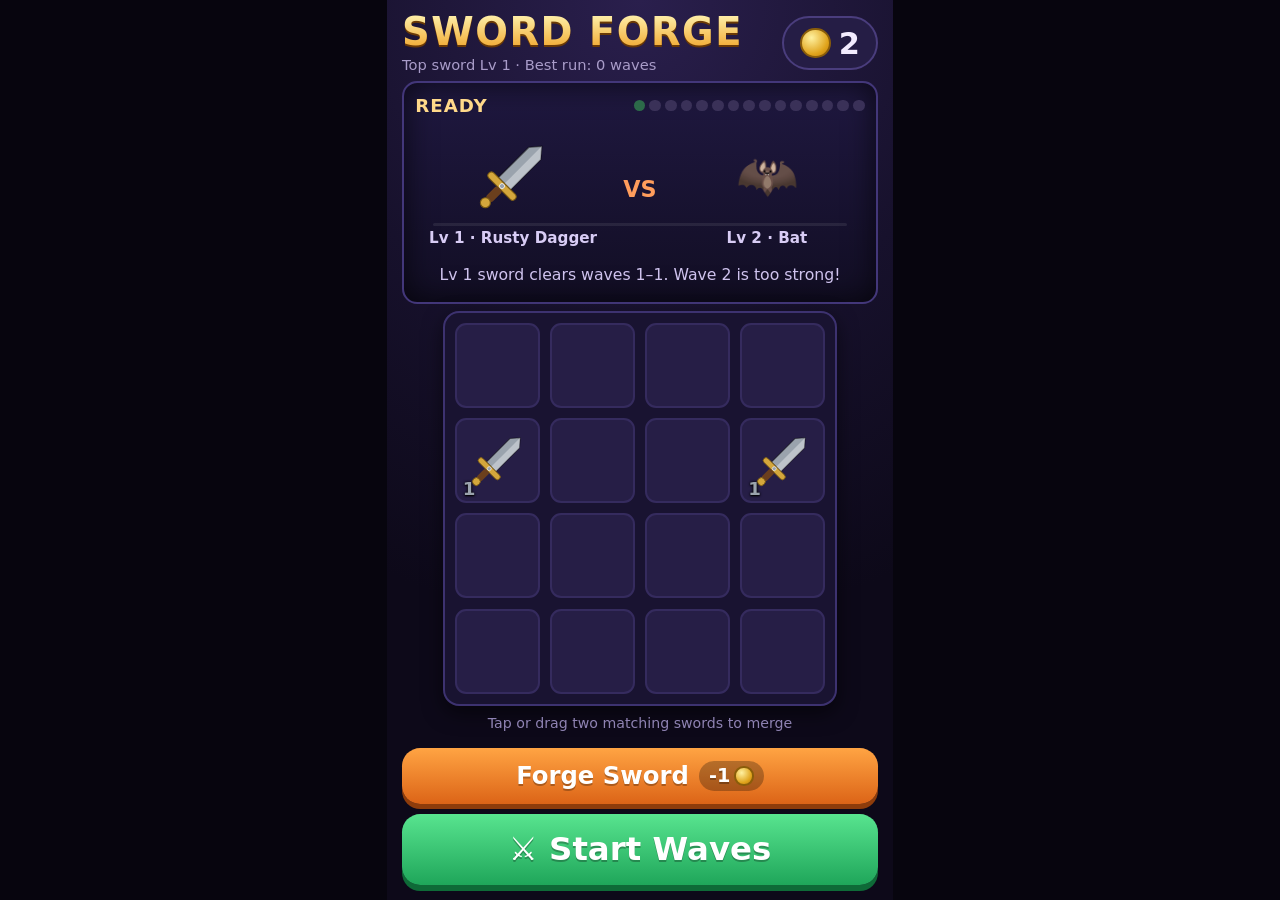
<file: games/SwordForge/index.html>
<!DOCTYPE html>
<html lang="en">
<head>
<meta charset="utf-8">
<meta name="viewport" content="width=device-width, initial-scale=1, maximum-scale=1, user-scalable=no, viewport-fit=cover">
<meta name="theme-color" content="#120e22">
<title>Sword Forge</title>
<style>
  /* Everything is sized in --u (1% of the 9:16 game width) so the layout scales on any screen. */
  :root { --w: min(100vw, 56.25vh); --u: calc(var(--w) / 100); }
  @supports (height: 100dvh) { :root { --w: min(100vw, 56.25dvh); } }

  * { box-sizing: border-box; }
  html, body {
    margin: 0; height: 100%; background: #07050e; overflow: hidden;
    overscroll-behavior: none; touch-action: manipulation;
    -webkit-user-select: none; user-select: none;
    -webkit-touch-callout: none; -webkit-tap-highlight-color: transparent;
  }
  body { display: flex; align-items: center; justify-content: center; }
  svg { overflow: visible; display: block; }

  .game {
    position: relative; width: var(--w); height: calc(var(--w) * 16 / 9);
    display: flex; flex-direction: column;
    padding: calc(var(--u) * 3);
    background: radial-gradient(120% 70% at 50% 0%, #2a1f4d 0%, #17112c 55%, #0d0919 100%);
    color: #f3ecff; overflow: hidden;
    font-family: system-ui, -apple-system, "Segoe UI", Roboto, sans-serif;
  }

  /* ---------- header ---------- */
  .top { display: flex; justify-content: space-between; align-items: center; height: calc(var(--u) * 11); }
  h1 {
    margin: 0; font-size: calc(var(--u) * 7.6); line-height: 1; letter-spacing: calc(var(--u) * .3);
    text-transform: uppercase; font-weight: 900;
    background: linear-gradient(#fff3b0, #f0a52a); -webkit-background-clip: text; background-clip: text; color: transparent;
    filter: drop-shadow(0 calc(var(--u) * .5) 0 #6b3a05);
  }
  .sub { margin-top: calc(var(--u) * 1); font-size: calc(var(--u) * 2.9); color: #a99cc9; }
  .tokens {
    display: flex; align-items: center; gap: calc(var(--u) * 1.6);
    padding: calc(var(--u) * 1.4) calc(var(--u) * 3.2);
    background: #251d45; border: 2px solid #4a3d7d; border-radius: calc(var(--u) * 6);
    font-size: calc(var(--u) * 6); font-weight: 800;
  }
  .coin {
    display: inline-block; width: 1em; height: 1em; border-radius: 50%;
    background: radial-gradient(circle at 35% 30%, #fff1a0, #e0a41c 65%, #b9780b);
    border: calc(var(--u) * .5) solid #8a5d0a;
  }
  .tokens.bump { animation: bump .4s; }
  @keyframes bump { 40% { transform: scale(1.18); } }

  /* ---------- wave monitor ---------- */
  .monitor {
    position: relative; margin-top: calc(var(--u) * 2); height: calc(var(--u) * 44);
    display: flex; flex-direction: column; padding: calc(var(--u) * 2.2);
    border-radius: calc(var(--u) * 3); border: 2px solid #43377a;
    background: linear-gradient(#1f1840, #120e24); overflow: hidden;
    box-shadow: inset 0 0 calc(var(--u) * 6) #000a;
  }
  .mon-head { display: flex; justify-content: space-between; align-items: center; height: calc(var(--u) * 4.5); }
  .wave-label { font-size: calc(var(--u) * 3.6); font-weight: 900; letter-spacing: calc(var(--u) * .2); color: #ffd98a; }
  .pips { display: flex; gap: calc(var(--u) * .8); }
  .pip { width: calc(var(--u) * 2.3); height: calc(var(--u) * 2.3); border-radius: 50%; background: #3a3158; }
  .pip.ok   { background: #2c6a49; }
  .pip.cur  { background: #ffd23d; box-shadow: 0 0 calc(var(--u) * 1.2) #ffd23d; }
  .pip.done { background: #4ade80; }
  .pip.fail { background: #ef4444; }

  .stage { position: relative; flex: 1; display: flex; align-items: center; justify-content: space-around; }
  .stage::after {
    content: ""; position: absolute; left: 4%; right: 4%; bottom: calc(var(--u) * 6.8); height: calc(var(--u) * .6);
    background: #ffffff14; border-radius: 99px;
  }
  .fighter { width: 38%; display: flex; flex-direction: column; align-items: center; z-index: 1; }
  .art { height: calc(var(--u) * 18); display: flex; align-items: center; justify-content: center; }
  .sword-art svg { width: calc(var(--u) * 18); height: calc(var(--u) * 18); animation: bob 2.4s ease-in-out infinite; }
  .m { display: block; font-size: calc(var(--u) * 13); line-height: 1; transform: scale(var(--s, 1)); animation: bob 2s ease-in-out infinite; }
  .m.idle { filter: saturate(.7) brightness(.85); }
  @keyframes bob { 50% { translate: 0 calc(var(--u) * -1); } }
  .fname { margin-top: calc(var(--u) * 1.4); font-size: calc(var(--u) * 3); font-weight: 700; color: #d8ccf5; text-align: center; white-space: nowrap; }
  .vs { font-size: calc(var(--u) * 4.4); font-weight: 900; color: #ff9d5c; z-index: 1; }
  .msg { height: calc(var(--u) * 6); display: flex; align-items: center; justify-content: center; text-align: center;
         font-size: calc(var(--u) * 3.1); line-height: 1.15; color: #cfc3ee; }

  .enter  { animation: enter .6s ease-out; }
  .swing  { animation: swing .45s ease-in-out; }
  .dead   { animation: dead .7s ease-in forwards; }
  .lunge  { animation: lunge .6s ease-in-out; }
  .defeat { animation: defeat .8s ease-in-out forwards; }
  @keyframes enter  { from { transform: translateX(calc(var(--u) * 24)); opacity: 0; } }
  @keyframes swing  { 45% { transform: translateX(calc(var(--u) * 16)) rotate(28deg); } }
  @keyframes dead   { 25% { transform: scale(1.15); filter: brightness(3); }
                      100% { transform: translateY(calc(var(--u) * 5)) rotate(35deg) scale(0); opacity: 0; } }
  @keyframes lunge  { 50% { transform: translateX(calc(var(--u) * -18)) scale(1.15); } }
  @keyframes defeat { 15%, 45%, 75% { transform: translateX(calc(var(--u) * -1.5)); }
                      30%, 60%, 90% { transform: translateX(calc(var(--u) * 1.5)); }
                      100% { filter: grayscale(1) brightness(.6); } }
  .boom { position: absolute; left: 50%; top: 40%; font-size: calc(var(--u) * 12); translate: -50% -50%; pointer-events: none; z-index: 3; animation: boom .5s ease-out forwards; }
  @keyframes boom { from { transform: scale(.2); opacity: 1; } to { transform: scale(1.4); opacity: 0; } }
  .float { position: absolute; right: 14%; top: 18%; z-index: 4; display: flex; align-items: center; gap: calc(var(--u) * 1);
           font-size: calc(var(--u) * 6); font-weight: 900; color: #ffe27a; text-shadow: 0 2px 0 #6b3a05;
           pointer-events: none; animation: floatUp 1.1s ease-out forwards; }
  @keyframes floatUp { to { transform: translateY(calc(var(--u) * -9)); opacity: 0; } }

  /* ---------- board ---------- */
  .board-area { position: relative; flex: 1; min-height: 0; display: flex; flex-direction: column; align-items: center; justify-content: center; }
  .board {
    width: calc(var(--u) * 78); height: calc(var(--u) * 78); padding: calc(var(--u) * 2); gap: calc(var(--u) * 2);
    display: grid; grid-template-columns: repeat(4, 1fr); grid-template-rows: repeat(4, 1fr);
    background: #191331; border: 2px solid #3d3270; border-radius: calc(var(--u) * 3.2); touch-action: none;
    box-shadow: 0 calc(var(--u) * 1.4) calc(var(--u) * 4) #0008;
  }
  .cell {
    position: relative; display: flex; align-items: center; justify-content: center; padding: calc(var(--u) * 1);
    background: #261e46; border: 2px solid #352b5e; border-radius: calc(var(--u) * 2.2);
    touch-action: none; transition: transform .12s, border-color .12s, box-shadow .12s;
  }
  .cell svg { width: 100%; height: 100%; pointer-events: none; }
  .cell .lv { position: absolute; left: calc(var(--u) * 1.2); bottom: calc(var(--u) * .5); font-size: calc(var(--u) * 3.6);
              font-weight: 900; text-shadow: 0 0 3px #000, 0 1px 2px #000; pointer-events: none; }
  .cell.sel  { border-color: #ffd23d; box-shadow: 0 0 calc(var(--u) * 2.5) #ffd23d88; transform: scale(1.05); }
  .cell.over { border-color: #7de3ff; background: #2f2a63; }
  .cell.lifted svg, .cell.lifted .lv { opacity: .25; }
  .cell.pop   { animation: pop .35s ease-out; }
  .cell.merge { animation: merge .5s ease-out; }
  @keyframes pop   { from { transform: scale(.2); } 70% { transform: scale(1.12); } }
  @keyframes merge { 0% { transform: scale(.7); box-shadow: 0 0 0 0 #fff; }
                     50% { transform: scale(1.18); box-shadow: 0 0 calc(var(--u) * 5) calc(var(--u) * 1.5) #ffe27acc; }
                     100% { transform: scale(1); } }
  .ghost { position: fixed; z-index: 99; pointer-events: none; translate: -50% -50%; scale: 1.15;
           width: calc(var(--u) * 19); height: calc(var(--u) * 19); filter: drop-shadow(0 6px 6px #0009); }
  .ghost svg { width: 100%; height: 100%; }
  .hint { margin-top: calc(var(--u) * 1.8); font-size: calc(var(--u) * 2.8); color: #8f83b3; }
  .toast {
    position: absolute; top: calc(var(--u) * 1); left: 50%; translate: -50% 0; z-index: 10; max-width: 92%;
    padding: calc(var(--u) * 1.4) calc(var(--u) * 3.4); border-radius: 99px; text-align: center;
    background: #ffd23d; color: #3a2400; font-weight: 800; font-size: calc(var(--u) * 3.2);
    opacity: 0; transform: translateY(calc(var(--u) * -2)); transition: .25s; pointer-events: none;
  }
  .toast.show { opacity: 1; transform: none; }

  /* ---------- buttons ---------- */
  .btns { display: flex; flex-direction: column; gap: calc(var(--u) * 2); margin-top: calc(var(--u) * 2); }
  .btn {
    width: 100%; border: 0; border-radius: calc(var(--u) * 3.6); color: #fff; font-weight: 900; cursor: pointer;
    display: flex; align-items: center; justify-content: center; gap: calc(var(--u) * 2);
    font-family: inherit; text-shadow: 0 2px 0 #0004; transition: transform .08s, filter .2s;
  }
  .btn:active { transform: translateY(calc(var(--u) * .9)); }
  .forge { height: calc(var(--u) * 11); font-size: calc(var(--u) * 4.8);
           background: linear-gradient(#ffa443, #dc6417); box-shadow: 0 calc(var(--u) * 1) 0 #8e3c0b; }
  .forge .cost { display: flex; align-items: center; gap: calc(var(--u) * .8); padding: calc(var(--u) * .6) calc(var(--u) * 2);
                 background: #0004; border-radius: 99px; font-size: calc(var(--u) * 3.8); }
  .start { height: calc(var(--u) * 14); font-size: calc(var(--u) * 6.4);
           background: linear-gradient(#58e48f, #1fa65a); box-shadow: 0 calc(var(--u) * 1.2) 0 #0e6a37; }
  .btn.dim, .btn:disabled { filter: grayscale(.85) brightness(.7); }
  .start:disabled { cursor: default; }
</style>
</head>
<body>
<div class="game" id="game">
  <div class="top">
    <div>
      <h1>Sword Forge</h1>
      <div class="sub" id="sub"></div>
    </div>
    <div class="tokens" id="tokensBox"><span class="coin"></span><span id="tokens">0</span></div>
  </div>

  <div class="monitor">
    <div class="mon-head">
      <div class="wave-label" id="waveLabel">READY</div>
      <div class="pips" id="pips"></div>
    </div>
    <div class="stage" id="stage">
      <div class="fighter">
        <div class="art sword-art" id="swordWrap"><div id="swordArt"></div></div>
        <div class="fname" id="swordName"></div>
      </div>
      <div class="vs">VS</div>
      <div class="fighter">
        <div class="art" id="monArt"></div>
        <div class="fname" id="monName"></div>
      </div>
    </div>
    <div class="msg" id="msg"></div>
  </div>

  <div class="board-area">
    <div class="toast" id="toast"></div>
    <div class="board" id="board"></div>
    <div class="hint">Tap or drag two matching swords to merge</div>
  </div>

  <div class="btns">
    <button class="btn forge" id="forgeBtn">Forge Sword <span class="cost">-1 <span class="coin"></span></span></button>
    <button class="btn start" id="startBtn">&#9876;&#65039; Start Waves</button>
  </div>
</div>

<script>
(() => {
  const MAX = 15;          // top sword level == number of waves
  const SIZE = 16;         // 4x4 grid
  const SAVE_KEY = 'sword-forge-v1';

  const BLADE = ['#9aa3ad', '#c07a45', '#cfd6de', '#55d68a', '#4aa8ff', '#8e7bff', '#e063e0', '#ff6a8a',
                 '#ff8a3d', '#ffd23d', '#3df0e0', '#b6ff3d', '#ff3d3d', '#ffffff', '#fff2a8'];
  const SWORDS = ['Rusty Dagger', 'Copper Blade', 'Iron Sword', 'Steel Sword', 'Emerald Edge', 'Sapphire Saber',
                  'Amethyst Blade', 'Rose Katana', 'Ember Brand', 'Golden Claymore', 'Frost Reaver', 'Venom Fang',
                  'Crimson Doom', 'Starlight Blade', "Forgemaster's Blade"];
  const MONSTERS = [['\u{1F400}', 'Rat'], ['\u{1F987}', 'Bat'], ['\u{1F577}\uFE0F', 'Spider'], ['\u{1F40D}', 'Snake'],
                    ['\u{1F43A}', 'Wolf'], ['\u{1F417}', 'Boar'], ['\u{1F9DF}', 'Zombie'], ['\u{1F480}', 'Skeleton'],
                    ['\u{1F47A}', 'Goblin'], ['\u{1F479}', 'Ogre'], ['\u{1F982}', 'Scorpion'], ['\u{1F996}', 'Rex'],
                    ['\u{1F419}', 'Kraken'], ['\u{1F432}', 'Dragon'], ['\u{1F47F}', 'Demon Lord']];

  const $ = id => document.getElementById(id);
  const sleep = ms => new Promise(r => setTimeout(r, ms));

  // ---------- state ----------
  let grid, tokens, topLevel, record;
  let selected = -1, running = false, drag = null;

  function load() {
    try {
      const s = JSON.parse(localStorage.getItem(SAVE_KEY));
      if (s && Array.isArray(s.grid) && s.grid.length === SIZE && s.grid.every(n => Number.isInteger(n) && n >= 0 && n <= MAX)) {
        grid = s.grid; tokens = Math.max(0, s.tokens | 0); topLevel = s.topLevel | 0; record = s.record | 0;
        return;
      }
    } catch (e) {}
    grid = Array(SIZE).fill(0);
    [...Array(SIZE).keys()].sort(() => Math.random() - .5).slice(0, 2).forEach(i => grid[i] = 1);
    tokens = 2; topLevel = 1; record = 0;
  }
  function save() {
    try { localStorage.setItem(SAVE_KEY, JSON.stringify({ grid, tokens, topLevel, record })); } catch (e) {}
  }
  const bestSword = () => Math.max(1, ...grid);

  // ---------- art ----------
  function swordSVG(l) {
    const c = BLADE[l - 1];
    const glow = l >= 3 ? ` style="filter:drop-shadow(0 0 ${(1 + l * .55).toFixed(1)}px ${c})"` : '';
    const wings = l >= 6 ? '<path d="M21 41 Q13 38 12 30 Q20 33 25 39Z M43 41 Q51 38 52 30 Q44 33 39 39Z" fill="#d4a73c" stroke="#7a5a12" stroke-width=".8"/>' : '';
    const star = l >= 10 ? '<polygon points="32,12 34.2,16.5 32,21 29.8,16.5" fill="#fff" opacity=".75"/>' : '';
    return `<svg viewBox="0 0 64 64"${glow}><g transform="rotate(45 32 32)">
      <polygon points="32,3 38,10 38,40 26,40 26,10" fill="${c}" stroke="#0007" stroke-width="1"/>
      <polygon points="32,3 38,10 38,40 32,40" fill="#fff" opacity=".35"/>${star}${wings}
      <rect x="19" y="40" width="26" height="5" rx="2.5" fill="#d4a73c" stroke="#7a5a12" stroke-width=".8"/>
      <rect x="29" y="45" width="6" height="11" rx="1.5" fill="#6b3f1d"/>
      <circle cx="32" cy="59" r="3.5" fill="#d4a73c" stroke="#7a5a12" stroke-width=".8"/>
      <circle cx="32" cy="42.5" r="1.8" fill="${c}" stroke="#fff" stroke-width=".5"/>
    </g></svg>`;
  }

  // ---------- board ----------
  const board = $('board');
  const cells = [];
  for (let i = 0; i < SIZE; i++) {
    const el = document.createElement('div');
    el.className = 'cell';
    el.addEventListener('pointerdown', e => {
      if (drag) return;
      drag = { from: i, x: e.clientX, y: e.clientY, moved: false, ghost: null, id: e.pointerId, over: -1 };
    });
    board.appendChild(el);
    cells.push(el);
  }
  board.addEventListener('contextmenu', e => e.preventDefault());

  function render(popIdx = -1, mergeIdx = -1) {
    cells.forEach((el, i) => {
      const l = grid[i];
      el.innerHTML = l ? swordSVG(l) + `<span class="lv" style="color:${BLADE[l - 1]}">${l}</span>` : '';
      el.classList.remove('pop', 'merge', 'lifted', 'over');
      el.classList.toggle('sel', i === selected);
      if (i === popIdx || i === mergeIdx) {
        void el.offsetWidth;
        el.classList.add(i === mergeIdx ? 'merge' : 'pop');
      }
    });
    $('tokens').textContent = tokens;
    $('forgeBtn').classList.toggle('dim', tokens < 1 || !grid.includes(0));
    $('sub').textContent = `Top sword Lv ${topLevel} \u00B7 Best run: ${record} wave${record === 1 ? '' : 's'}`;
    setSword();
    if (!running) showIdle();
  }

  let toastTimer;
  function toast(text) {
    const t = $('toast');
    t.textContent = text;
    t.classList.add('show');
    clearTimeout(toastTimer);
    toastTimer = setTimeout(() => t.classList.remove('show'), 1700);
  }

  function interact(a, b, allowSwap) {
    const la = grid[a], lb = grid[b];
    if (!lb) {
      grid[b] = la; grid[a] = 0; selected = -1; save(); render(b);
    } else if (la === lb) {
      if (la >= MAX) { selected = -1; render(); toast('Max level sword!'); return; }
      grid[a] = 0; grid[b] = la + 1; selected = -1;
      const isNew = la + 1 > topLevel;
      if (isNew) topLevel = la + 1;
      save(); render(-1, b);
      if (isNew) toast(`New sword! Lv ${la + 1} ${SWORDS[la]}`);
    } else if (allowSwap) {
      grid[a] = lb; grid[b] = la; selected = -1; save(); render(b);
    } else {
      selected = b; render();
    }
  }

  function tap(i) {
    if (selected < 0) { if (grid[i]) { selected = i; render(); } return; }
    if (selected === i) { selected = -1; render(); return; }
    interact(selected, i, false);
  }

  // ---------- drag & drop (pointer events: works for touch and mouse) ----------
  const cellAt = (x, y) => {
    const el = document.elementFromPoint(x, y);
    const c = el && el.closest && el.closest('.cell');
    return c ? cells.indexOf(c) : -1;
  };
  window.addEventListener('pointermove', e => {
    if (!drag || e.pointerId !== drag.id) return;
    if (!drag.moved) {
      if (!grid[drag.from] || Math.hypot(e.clientX - drag.x, e.clientY - drag.y) < 10) return;
      drag.moved = true;
      const g = document.createElement('div');
      g.className = 'ghost';
      g.innerHTML = swordSVG(grid[drag.from]);
      document.body.appendChild(g);
      drag.ghost = g;
      cells[drag.from].classList.add('lifted');
    }
    drag.ghost.style.left = e.clientX + 'px';
    drag.ghost.style.top = (e.clientY - 10) + 'px';
    const over = cellAt(e.clientX, e.clientY);
    if (over !== drag.over) {
      if (drag.over >= 0) cells[drag.over].classList.remove('over');
      if (over >= 0 && over !== drag.from) cells[over].classList.add('over');
      drag.over = over;
    }
  });
  function endDrag(e, cancelled) {
    if (!drag || e.pointerId !== drag.id) return;
    const d = drag; drag = null;
    if (d.ghost) d.ghost.remove();
    if (!d.moved) { if (!cancelled) tap(d.from); return; }
    const target = cancelled ? -1 : cellAt(e.clientX, e.clientY);
    if (target >= 0 && target !== d.from) interact(d.from, target, true);
    else { selected = -1; render(); }
  }
  window.addEventListener('pointerup', e => endDrag(e, false));
  window.addEventListener('pointercancel', e => endDrag(e, true));

  // ---------- forge ----------
  $('forgeBtn').addEventListener('click', () => {
    if (tokens < 1) { toast('No tokens! Clear waves to earn more'); return; }
    const empty = grid.map((l, i) => l ? -1 : i).filter(i => i >= 0);
    if (!empty.length) { toast('Grid is full \u2014 merge some swords!'); return; }
    const i = empty[Math.floor(Math.random() * empty.length)];
    tokens--; grid[i] = 1; selected = -1;
    save(); render(i);
  });

  // ---------- wave monitor ----------
  const swordArt = $('swordArt'), monArt = $('monArt'), msgEl = $('msg'), stage = $('stage');
  const pipEls = [];
  for (let i = 0; i < MAX; i++) { const p = document.createElement('div'); p.className = 'pip'; $('pips').appendChild(p); pipEls.push(p); }

  function setPips(states) { pipEls.forEach((p, i) => p.className = 'pip ' + (states[i] || '')); }
  function setSword() {
    const l = bestSword();
    swordArt.innerHTML = swordSVG(l);
    $('swordName').textContent = `Lv ${l} \u00B7 ${SWORDS[l - 1]}`;
  }
  function setMonster(w, cls = '') {
    const [emoji, name] = MONSTERS[w - 1];
    monArt.className = 'art';
    monArt.innerHTML = `<span class="m ${cls === 'idle' ? 'idle' : ''}" style="--s:${(.72 + w * .019).toFixed(2)}">${emoji}</span>`;
    $('monName').textContent = `Lv ${w} \u00B7 ${name}`;
    if (cls && cls !== 'idle') { void monArt.offsetWidth; monArt.classList.add(cls); }
  }
  function anim(el, cls, ms, keep = false) {
    el.classList.remove(cls); void el.offsetWidth; el.classList.add(cls);
    return sleep(ms).then(() => { if (!keep) el.classList.remove(cls); });
  }
  function floatToken() {
    const f = document.createElement('div');
    f.className = 'float';
    f.innerHTML = '+1 <span class="coin"></span>';
    stage.appendChild(f);
    setTimeout(() => f.remove(), 1150);
  }
  function boom() {
    const b = document.createElement('div');
    b.className = 'boom'; b.textContent = '\u{1F4A5}';
    stage.appendChild(b);
    setTimeout(() => b.remove(), 550);
  }
  const say = t => msgEl.textContent = t;

  let keepResult = false;   // keep the last run's summary until the board changes
  function showIdle() {
    const best = bestSword();
    const wall = Math.min(MAX, best + 1);
    $('waveLabel').textContent = 'READY';
    setPips(pipEls.map((_, i) => i < best ? 'ok' : ''));
    setMonster(best >= MAX ? MAX : wall, 'idle');
    if (keepResult) { keepResult = false; return; }
    say(best >= MAX ? 'Your sword can clear every wave!'
                    : `Lv ${best} sword clears waves 1\u2013${best}. Wave ${wall} is too strong!`);
  }

  async function startWaves() {
    if (running) return;
    running = true; selected = -1; render();
    const btn = $('startBtn');
    btn.disabled = true;
    const states = Array(MAX).fill('');
    let cleared = 0, victory = false;

    for (let w = 1; w <= MAX; w++) {
      states[w - 1] = 'cur'; setPips(states);
      $('waveLabel').textContent = `WAVE ${w} / ${MAX}`;
      btn.textContent = `Wave ${w} in progress\u2026`;
      setSword();
      setMonster(w, 'enter');
      say(`${MONSTERS[w - 1][1]} approaches!`);
      await sleep(1100);

      const best = bestSword();      // you can still merge during a wave, so check at the moment of the fight
      setSword();
      await anim($('swordWrap'), 'swing', 450);
      boom();

      if (best >= w) {
        monArt.classList.add('dead');
        tokens++; cleared++; states[w - 1] = 'done';
        setPips(states); floatToken(); save();
        $('tokensBox').classList.remove('bump'); void $('tokensBox').offsetWidth; $('tokensBox').classList.add('bump');
        render();
        say(`Wave ${w} cleared! +1 token`);
        await sleep(1000);
        if (w === MAX) victory = true;
      } else {
        states[w - 1] = 'fail'; setPips(states);
        say(`The ${MONSTERS[w - 1][1]} is too strong! Need a Lv ${w} sword.`);
        await sleep(450);
        await anim(monArt, 'lunge', 600);
        await anim($('swordWrap'), 'defeat', 800);
        await sleep(500);
        $('swordWrap').classList.remove('defeat');
        break;
      }
    }

    running = false;
    record = Math.max(record, cleared); save();
    btn.disabled = false;
    btn.innerHTML = '\u2694\uFE0F Start Waves';
    render();
    keepResult = false;
    say(victory ? `\u{1F3C6} All ${MAX} waves cleared! +${cleared} tokens`
                : `Run over: ${cleared} wave${cleared === 1 ? '' : 's'} cleared, +${cleared} token${cleared === 1 ? '' : 's'}. Merge a stronger sword!`);
    keepResult = true;
  }
  $('startBtn').addEventListener('click', startWaves);

  load();
  render();
})();
</script>
</body>
</html>
</file>
